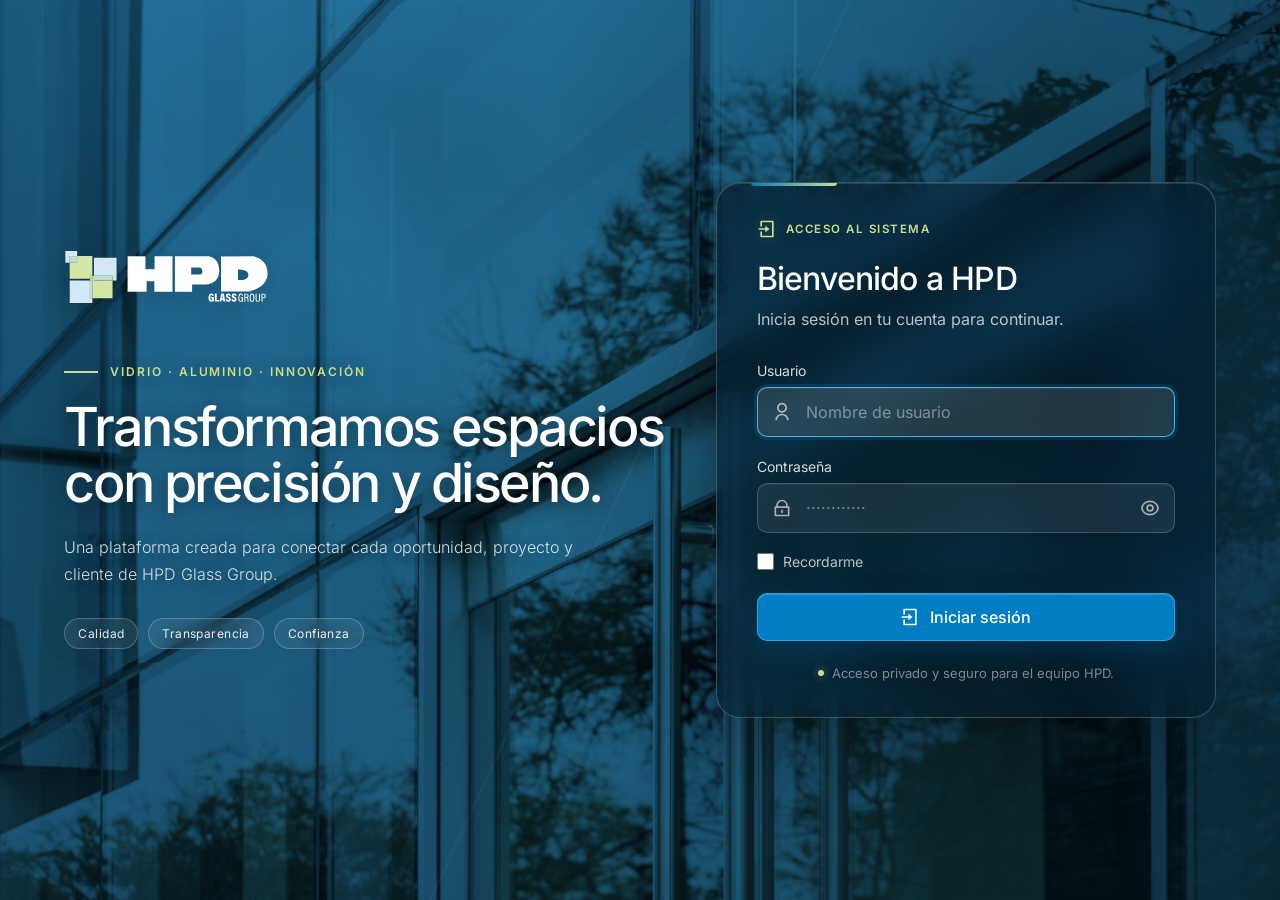
<file: CRM.Data.MySql/wwwroot/login.html>
<!DOCTYPE html>
<html lang="es">
<head>
    <meta charset="UTF-8" />
    <meta name="viewport" content="width=device-width, initial-scale=1.0" />
    <title>CRM HPD | Acceso</title>
    <link rel="icon" type="image/png" href="/iconodelog.png">
    <link rel="stylesheet" href="css/login.css?v=20261002-css-audit-v2">
</head>
<body>
    <div class="login-shell">
        <section class="brand-panel">
            <div class="brand-top">
                <img class="brand-logo" src="images/hpd-logo.svg" alt="HPD Glass Group" />
            </div>

            <div class="brand-message">
                <span class="brand-kicker">Vidrio · Aluminio · Innovación</span>
                <h1>Transformamos espacios con precisión y diseño.</h1>
                <p>Una plataforma creada para conectar cada oportunidad, proyecto y cliente de HPD Glass Group.</p>
                <div class="brand-values" aria-label="Valores de HPD Glass Group">
                    <span>Calidad</span>
                    <span>Transparencia</span>
                    <span>Confianza</span>
                </div>
            </div>
        </section>

        <section class="auth-panel">
            <img class="mobile-brand" src="images/hpd-logo.svg" alt="HPD Glass Group" />
            <div class="auth-card">
                <div class="auth-topbar">
                    <div class="access-pill">
                        <svg class="access-icon" viewBox="0 0 24 24" aria-hidden="true"><path fill="currentColor" d="M4 15h2v5h12V4H6v5H4V3a1 1 0 0 1 1-1h14a1 1 0 0 1 1 1v18a1 1 0 0 1-1 1H5a1 1 0 0 1-1-1zm6-4V8l5 4-5 4v-3H2v-2z"/></svg>
                        <span>Acceso al sistema</span>
                    </div>
                </div>

                <h2 class="auth-title">Bienvenido a HPD</h2>
                <p class="auth-subtitle">Inicia sesión en tu cuenta para continuar.</p>

                <div id="errorMessage" class="alert" role="alert" aria-live="polite"></div>

                <form id="loginForm">
                    <div class="input-group">
                        <label for="username">Usuario</label>
                        <div class="field">
                            <span class="field-icon" aria-hidden="true">
                                <svg viewBox="0 0 24 24"><path fill="currentColor" d="M4 22a8 8 0 1 1 16 0h-2a6 6 0 0 0-12 0zm8-9c-3.315 0-6-2.685-6-6s2.685-6 6-6s6 2.685 6 6s-2.685 6-6 6m0-2c2.21 0 4-1.79 4-4s-1.79-4-4-4s-4 1.79-4 4s1.79 4 4 4"/></svg>
                            </span>
                            <input id="username" name="username" type="text" placeholder="Nombre de usuario" autocomplete="username" required autofocus />
                        </div>
                    </div>

                    <div class="input-group">
                        <label for="password">Contraseña</label>
                        <div class="field password-wrap">
                            <span class="field-icon" aria-hidden="true">
                                <svg viewBox="0 0 24 24"><path fill="currentColor" d="M19 10h1a1 1 0 0 1 1 1v10a1 1 0 0 1-1 1H4a1 1 0 0 1-1-1V11a1 1 0 0 1 1-1h1V9a7 7 0 0 1 14 0zM5 12v8h14v-8zm6 2h2v4h-2zm6-4V9A5 5 0 0 0 7 9v1z"/></svg>
                            </span>
                            <input id="password" name="password" type="password" placeholder="············" autocomplete="current-password" required />
                            <button type="button" class="toggle" id="togglePassword" aria-label="Mostrar contraseña">
                                <i data-lucide="eye"></i>
                            </button>
                        </div>
                    </div>

                    <div class="form-meta">
                        <label class="remember">
                            <input type="checkbox" id="rememberMe" />
                            <span>Recordarme</span>
                        </label>
                    </div>

                    <button type="submit" class="primary-btn"><svg class="login-button-icon" viewBox="0 0 24 24" aria-hidden="true"><path fill="currentColor" d="M4 15h2v5h12V4H6v5H4V3a1 1 0 0 1 1-1h14a1 1 0 0 1 1 1v18a1 1 0 0 1-1 1H5a1 1 0 0 1-1-1zm6-4V8l5 4-5 4v-3H2v-2z"/></svg><span>Iniciar sesión</span></button>
                </form>
                <p class="auth-footnote"><span aria-hidden="true"></span> Acceso privado y seguro para el equipo HPD.</p>
            </div>
        </section>
    </div>

    <script src="js/remix-icons.js?v=20261001-dynamic-table-icons-v4"></script>
    <script>
        window.lucide.createIcons();
        const form = document.getElementById('loginForm');
        const errorMessage = document.getElementById('errorMessage');
        const passwordInput = document.getElementById('password');
        const togglePassword = document.getElementById('togglePassword');

        togglePassword.addEventListener('click', () => {
            const isPassword = passwordInput.type === 'password';
            passwordInput.type = isPassword ? 'text' : 'password';
            togglePassword.setAttribute('aria-label', isPassword ? 'Ocultar contraseña' : 'Mostrar contraseña');
            togglePassword.innerHTML = `<i data-lucide="${isPassword ? 'eye-off' : 'eye'}"></i>`;
            window.lucide.createIcons();
        });

        form.addEventListener('submit', async (event) => {
            event.preventDefault();
            errorMessage.textContent = '';
            errorMessage.classList.remove('show');

            const submitBtn = form.querySelector('.primary-btn');
            submitBtn.disabled = true;

            try {
                const response = await fetch('/api/auth/login', {
                    method: 'POST',
                    headers: { 'Content-Type': 'application/json' },
                    credentials: 'same-origin',
                    body: JSON.stringify({
                        usuario: document.getElementById('username').value,
                        password: passwordInput.value,
                        recordarme: document.getElementById('rememberMe').checked
                    })
                });

                if (response.ok) {
                    window.location.href = '/';
                    return;
                }

                if (response.status === 404) {
                    errorMessage.textContent = 'El servidor activo no tiene el login instalado. Reinicia el CRM con la versión nueva.';
                } else if (response.status === 401) {
                    errorMessage.textContent = 'Usuario o contraseña incorrectos.';
                } else if (response.status === 429) {
                    const detalle = await response.json().catch(() => null);
                    errorMessage.textContent = detalle?.message || 'Demasiados intentos fallidos. Espera unos minutos antes de volver a intentarlo.';
                } else if (response.status === 403) {
                    const detalle = await response.json().catch(() => null);
                    errorMessage.textContent = detalle?.message || 'La solicitud de inicio de sesión fue rechazada por la configuración de seguridad.';
                } else {
                    errorMessage.textContent = `No se pudo iniciar sesión (HTTP ${response.status}).`;
                }

                errorMessage.classList.add('show');
            } catch (error) {
                errorMessage.textContent = 'Error de conexión. Por favor, intenta de nuevo.';
                errorMessage.classList.add('show');
            } finally {
                submitBtn.disabled = false;
            }
        });
    </script>
</body>
</html>
</file>
<file: CRM.Data.MySql/wwwroot/css/login.css>
@font-face { font-family: "Inter"; src: url("../fonts/inter-300.ttf") format("truetype"); font-style: normal; font-weight: 300; font-display: swap; }
@font-face { font-family: "Inter"; src: url("../fonts/inter-400.ttf") format("truetype"); font-style: normal; font-weight: 400; font-display: swap; }
@font-face { font-family: "Inter"; src: url("../fonts/inter-500.ttf") format("truetype"); font-style: normal; font-weight: 500; font-display: swap; }
@font-face { font-family: "Inter"; src: url("../fonts/inter-600.ttf") format("truetype"); font-style: normal; font-weight: 600; font-display: swap; }
@font-face { font-family: "Inter"; src: url("../fonts/inter-700.ttf") format("truetype"); font-style: normal; font-weight: 700; font-display: swap; }

:root {
    --hpd-blue: #007dc3;
    --hpd-blue-dark: #0069a6;
    --hpd-lime: #c8df8e;
    --glass: rgba(8, 29, 43, .58);
    --glass-line: rgba(255, 255, 255, .2);
    --white: #fff;
    --white-muted: rgba(255, 255, 255, .72);
    --error: #ff4d49;
    font-family: "Inter", sans-serif, -apple-system, BlinkMacSystemFont, "Segoe UI", Roboto, sans-serif;
}

* { box-sizing: border-box; }

html,
body { min-width: 320px; min-height: 100%; }

body {
    min-height: 100vh;
    margin: 0;
    overflow-x: hidden;
    background: #071a27;
    color: var(--white);
    font-family: inherit;
    -webkit-font-smoothing: antialiased;
}

button,
input { font: inherit; }

.login-shell {
    position: relative;
    isolation: isolate;
    display: grid;
    grid-template-columns: minmax(0, 600px) minmax(0, 500px);
    align-items: center;
    justify-content: center;
    gap: clamp(28px, 4vw, 64px);
    min-height: 100vh;
    padding: clamp(28px, 4vw, 64px);
    overflow: hidden;
    background: #0a2a3d url("../images/fondo-mobile.png") center / cover no-repeat;
}

.login-shell::before {
    position: absolute;
    z-index: -2;
    inset: 0;
    background:
        linear-gradient(90deg, rgba(4, 23, 35, .34) 0%, rgba(5, 25, 38, .16) 43%, rgba(2, 16, 26, .5) 100%),
        linear-gradient(180deg, rgba(0, 125, 195, .08), rgba(2, 17, 27, .26));
    content: "";
}

.login-shell::after {
    position: absolute;
    z-index: -1;
    inset: 0;
    opacity: .18;
    background: linear-gradient(115deg, transparent 0 49.88%, rgba(255, 255, 255, .22) 50%, transparent 50.12%);
    content: "";
    pointer-events: none;
}

.brand-panel {
    display: flex;
    flex-direction: column;
    justify-content: center;
    gap: clamp(36px, 6vh, 64px);
    min-width: 0;
    padding: 0;
}

.brand-top { display: flex; align-items: center; }

.brand-logo {
    width: clamp(170px, 16vw, 232px);
    height: auto;
    object-fit: contain;
    filter: drop-shadow(0 3px 14px rgba(0, 0, 0, .2));
}

.brand-message {
    width: 100%;
    margin: 0;
    text-shadow: 0 2px 18px rgba(0, 0, 0, .38);
}

.brand-kicker {
    display: inline-flex;
    align-items: center;
    gap: 12px;
    margin-bottom: 20px;
    color: var(--hpd-lime);
    font-size: .75rem;
    font-weight: 600;
    letter-spacing: .16em;
    text-transform: uppercase;
}

.brand-kicker::before {
    width: 34px;
    height: 2px;
    background: currentColor;
    content: "";
}

.brand-message h1 {
    max-width: 620px;
    margin: 0;
    font-size: clamp(2.35rem, 4.2vw, 4.65rem);
    font-weight: 500;
    line-height: 1.03;
    letter-spacing: -.045em;
}

.brand-message p {
    max-width: 560px;
    margin: 24px 0 30px;
    color: rgba(255, 255, 255, .82);
    font-size: clamp(.95rem, 1.25vw, 1.1rem);
    font-weight: 300;
    line-height: 1.7;
}

.brand-values { display: flex; flex-wrap: wrap; gap: 10px; }

.brand-values span {
    padding: 7px 13px;
    border: 1px solid rgba(255, 255, 255, .22);
    border-radius: 999px;
    background: rgba(255, 255, 255, .07);
    color: rgba(255, 255, 255, .9);
    font-size: .75rem;
    letter-spacing: .035em;
    backdrop-filter: blur(8px);
}

.auth-panel {
    display: flex;
    align-items: center;
    justify-content: center;
    min-width: 0;
    padding: 0;
}

.mobile-brand { display: none; }

.auth-card {
    position: relative;
    width: min(100%, 500px);
    padding: clamp(30px, 4vw, 48px);
    overflow: hidden;
    border: 1px solid var(--glass-line);
    border-radius: 24px;
    background: var(--glass);
    box-shadow: 0 30px 80px rgba(0, 0, 0, .32), inset 0 1px 0 rgba(255, 255, 255, .12);
    backdrop-filter: blur(22px) saturate(125%);
    -webkit-backdrop-filter: blur(22px) saturate(125%);
}

.auth-card::before {
    position: absolute;
    top: 0;
    left: 34px;
    width: 86px;
    height: 3px;
    border-radius: 0 0 4px 4px;
    background: linear-gradient(90deg, var(--hpd-blue), var(--hpd-lime));
    content: "";
}

.auth-topbar { margin-bottom: 17px; }

.access-pill {
    display: inline-flex;
    align-items: center;
    gap: 9px;
    color: var(--hpd-lime);
    font-size: .72rem;
    font-weight: 600;
    letter-spacing: .13em;
    text-transform: uppercase;
}

.access-icon {
    flex: 0 0 20px;
    width: 20px;
    height: 20px;
    filter: drop-shadow(0 0 8px rgba(200, 223, 142, .32));
}

.auth-title {
    margin: 0 0 8px;
    color: var(--white);
    font-size: clamp(1.75rem, 2.8vw, 2.25rem);
    font-weight: 500;
    line-height: 1.2;
    letter-spacing: -.025em;
}

.auth-subtitle {
    margin: 0 0 30px;
    color: var(--white-muted);
    font-size: .9375rem;
    line-height: 1.55;
}

.alert {
    display: none;
    margin-bottom: 18px;
    padding: 13px 15px;
    border: 1px solid rgba(255, 116, 112, .28);
    border-radius: 10px;
    background: rgba(255, 77, 73, .14);
    color: #ffd1cf;
    font-size: .8125rem;
    line-height: 1.45;
}

.alert.show { display: block; }
#loginForm { display: grid; gap: 21px; }
.input-group { display: grid; gap: 8px; }

.input-group label {
    color: rgba(255, 255, 255, .84);
    font-size: .8125rem;
    font-weight: 400;
}

.field { position: relative; }

.field input {
    width: 100%;
    height: 50px;
    padding: 0 48px;
    border: 1px solid rgba(255, 255, 255, .18);
    border-radius: 10px;
    outline: 0;
    background: rgba(255, 255, 255, .08);
    color: var(--white);
    caret-color: var(--hpd-lime);
    color-scheme: dark;
    font-size: .9375rem;
    box-shadow: inset 0 1px 0 rgba(255, 255, 255, .05);
    transition: border-color .18s ease, background-color .18s ease, box-shadow .18s ease;
}

.field input::placeholder { color: rgba(255, 255, 255, .42); }
.field input:hover { border-color: rgba(255, 255, 255, .34); background: rgba(255, 255, 255, .11); }

.field input:focus-visible {
    border-color: rgba(92, 194, 244, .86);
    background: rgba(255, 255, 255, .12);
    box-shadow: 0 0 0 3px rgba(0, 125, 195, .2), inset 0 1px 0 rgba(255, 255, 255, .08);
}

/* El navegador pinta las credenciales guardadas con su propio fondo.
   La sombra interior conserva el contraste sin tapar los iconos superpuestos. */
.field input:is(:autofill, :-webkit-autofill) {
    -webkit-text-fill-color: var(--white);
    caret-color: var(--hpd-lime);
    box-shadow: inset 0 0 0 1000px #24414f;
}

.field input:is(:autofill, :-webkit-autofill):focus-visible {
    box-shadow: 0 0 0 3px rgba(0, 125, 195, .2), inset 0 0 0 1000px #24414f;
}

.field-icon,
.toggle {
    position: absolute;
    z-index: 1;
    top: 50%;
    display: grid;
    place-items: center;
    width: 40px;
    height: 40px;
    transform: translateY(-50%);
    color: rgba(255, 255, 255, .62);
}

.field-icon { left: 5px; pointer-events: none; }

.toggle {
    right: 5px;
    padding: 0;
    border: 0;
    border-radius: 50%;
    background: transparent;
    cursor: pointer;
}

.toggle:hover { background: rgba(255, 255, 255, .08); color: var(--white); }

.field-icon svg,
.toggle svg,
.login-button-icon {
    display: block;
    flex: 0 0 20px;
    width: 20px;
    height: 20px;
    fill: currentColor;
    stroke: none;
}

.password-wrap input { padding-right: 48px; }

.form-meta {
    display: flex;
    align-items: center;
    justify-content: space-between;
    margin-top: -1px;
    color: var(--white-muted);
    font-size: .8125rem;
}

.remember { display: inline-flex; align-items: center; gap: 9px; cursor: pointer; }

.remember input {
    width: 17px;
    height: 17px;
    margin: 0;
    accent-color: var(--hpd-blue);
}

.primary-btn {
    display: flex;
    align-items: center;
    justify-content: center;
    gap: 10px;
    width: 100%;
    min-height: 48px;
    margin-top: 2px;
    border: 1px solid rgba(93, 199, 255, .5);
    border-radius: 10px;
    background: var(--hpd-blue);
    color: var(--white);
    font-size: .9375rem;
    font-weight: 500;
    cursor: pointer;
    box-shadow: 0 10px 28px rgba(0, 91, 145, .32), inset 0 1px 0 rgba(255, 255, 255, .18);
    transition: background-color .18s ease, box-shadow .18s ease, transform .18s ease;
}

.primary-btn:hover:not(:disabled) {
    background: var(--hpd-blue-dark);
    box-shadow: 0 13px 32px rgba(0, 79, 126, .38), inset 0 1px 0 rgba(255, 255, 255, .2);
    transform: translateY(-1px);
}

.primary-btn:active:not(:disabled) { transform: translateY(0); }
.primary-btn:disabled { opacity: .62; cursor: wait; }

.auth-footnote {
    display: flex;
    align-items: center;
    justify-content: center;
    gap: 8px;
    margin: 24px 0 0;
    color: rgba(255, 255, 255, .48);
    font-size: .72rem;
    text-align: center;
}

.auth-footnote span {
    width: 6px;
    height: 6px;
    border-radius: 50%;
    background: var(--hpd-lime);
    box-shadow: 0 0 9px rgba(200, 223, 142, .5);
}

/* La composición de dos columnas necesita espacio para un formulario legible. */
@media (max-width: 1199px) {
    .login-shell {
        display: flex;
        align-items: center;
        justify-content: center;
        min-height: 100dvh;
        padding: 28px;
        background-position: 57% center;
    }

    .login-shell::before {
        background: linear-gradient(180deg, rgba(4, 24, 37, .36), rgba(2, 17, 27, .58));
    }

    .brand-panel { display: none; }

    .auth-panel {
        display: block;
        width: calc(100vw - 56px);
        max-width: 430px;
        padding: 0;
    }

    .mobile-brand {
        display: block;
        width: min(195px, 52vw);
        margin: 0 auto 24px;
        filter: drop-shadow(0 3px 14px rgba(0, 0, 0, .28));
    }

    .auth-card { width: 100%; max-width: 100%; min-width: 0; }
}

@media (min-width: 521px) {
    .auth-panel { max-width: 500px; }
    .auth-card { padding: 36px 40px; }
    .auth-title { font-size: 2rem; }
    .auth-subtitle,
    .field input,
    .primary-btn { font-size: 1rem; }
    .input-group label,
    .form-meta { font-size: .875rem; }
    .auth-footnote { font-size: .8125rem; }
}

@media (max-width: 520px) {
    .login-shell { align-items: flex-start; padding: 22px 17px; overflow-y: auto; }
    .auth-panel { width: calc(100vw - 34px); }
    .mobile-brand { width: min(170px, 48vw); margin: 8px auto 18px; }
    .auth-card { padding: 28px 22px; border-radius: 18px; }
    .auth-title { font-size: 1.65rem; }
    .auth-subtitle { margin-bottom: 24px; }
    #loginForm { gap: 18px; }
    .auth-footnote { margin-top: 20px; }
}

@media (max-height: 700px) and (min-width: 1200px) {
    .brand-panel { gap: 28px; }
    .brand-message h1 { font-size: clamp(2.3rem, 3.7vw, 3.8rem); }
    .brand-message p { margin-block: 17px 20px; }
    .auth-card { padding-block: 30px; }
}

@media (prefers-reduced-motion: reduce) {
    *, *::before, *::after { scroll-behavior: auto !important; transition-duration: .01ms !important; }
}
</file>
